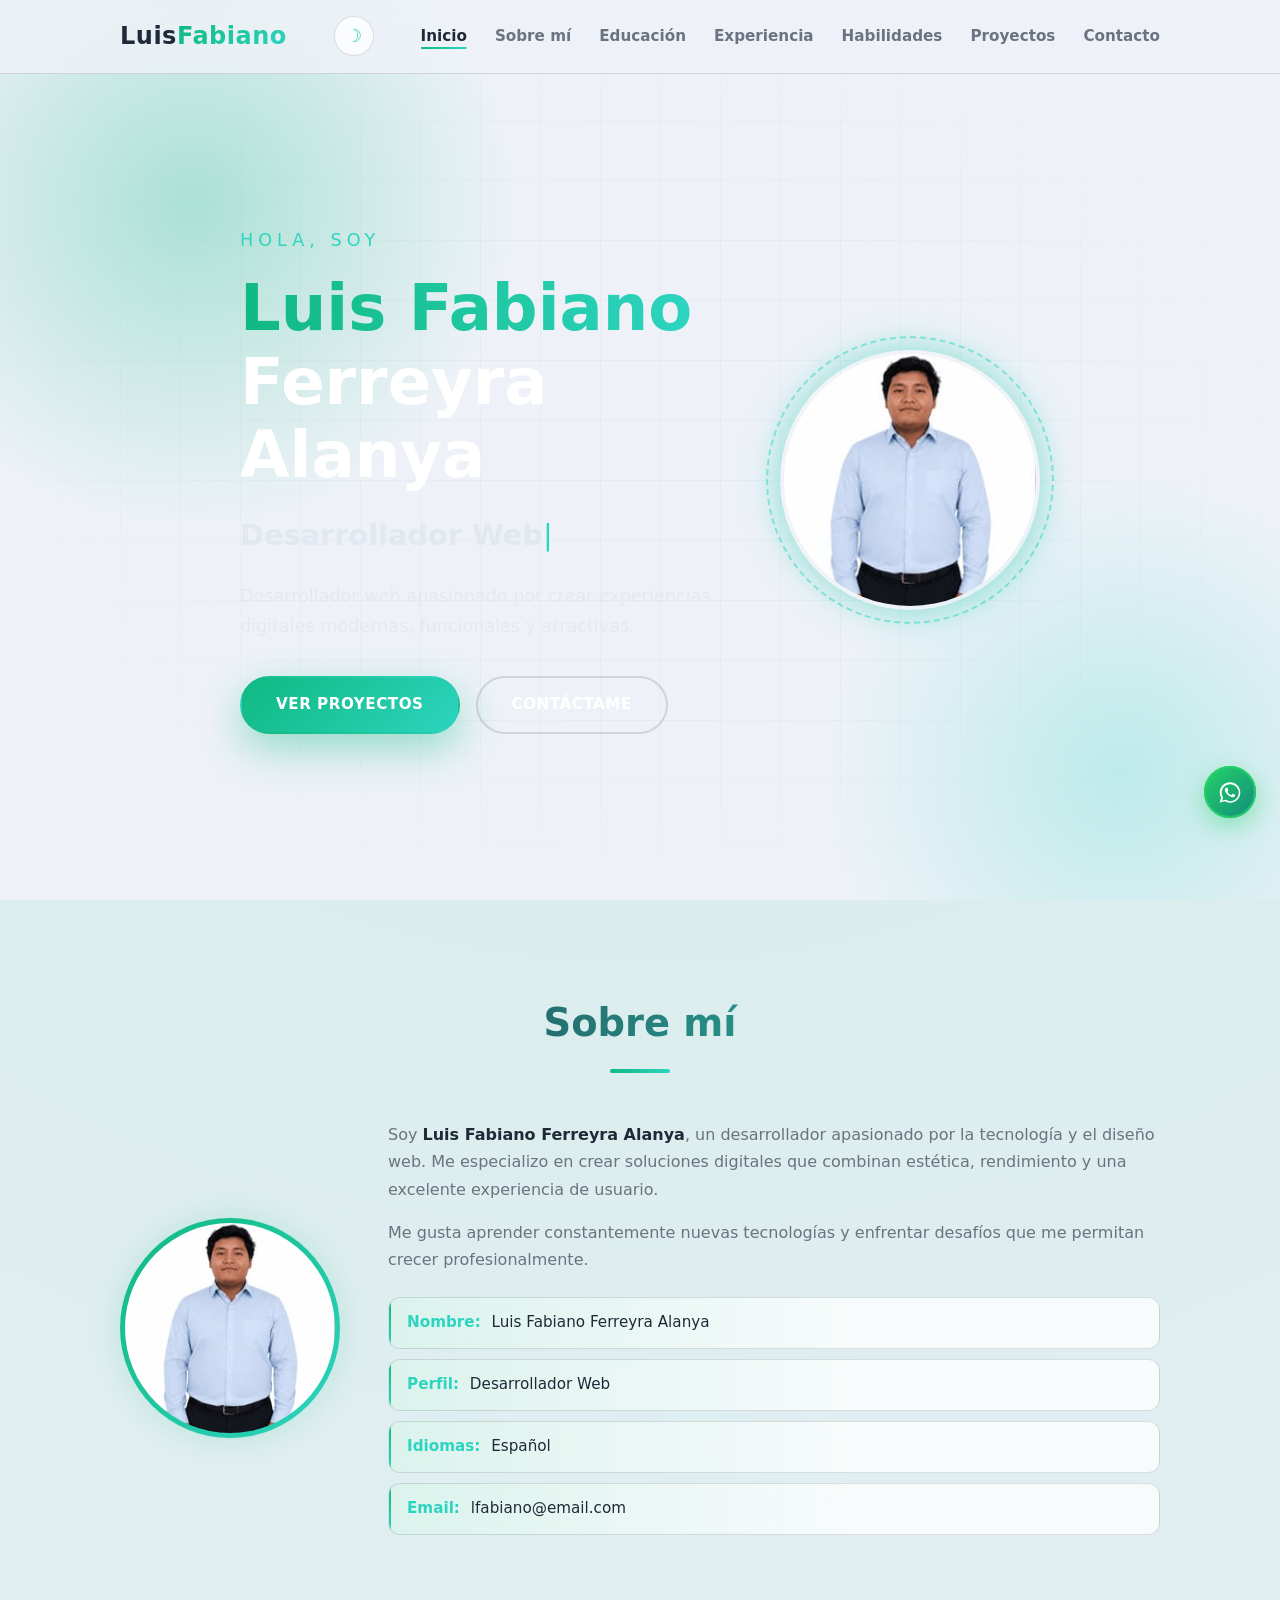
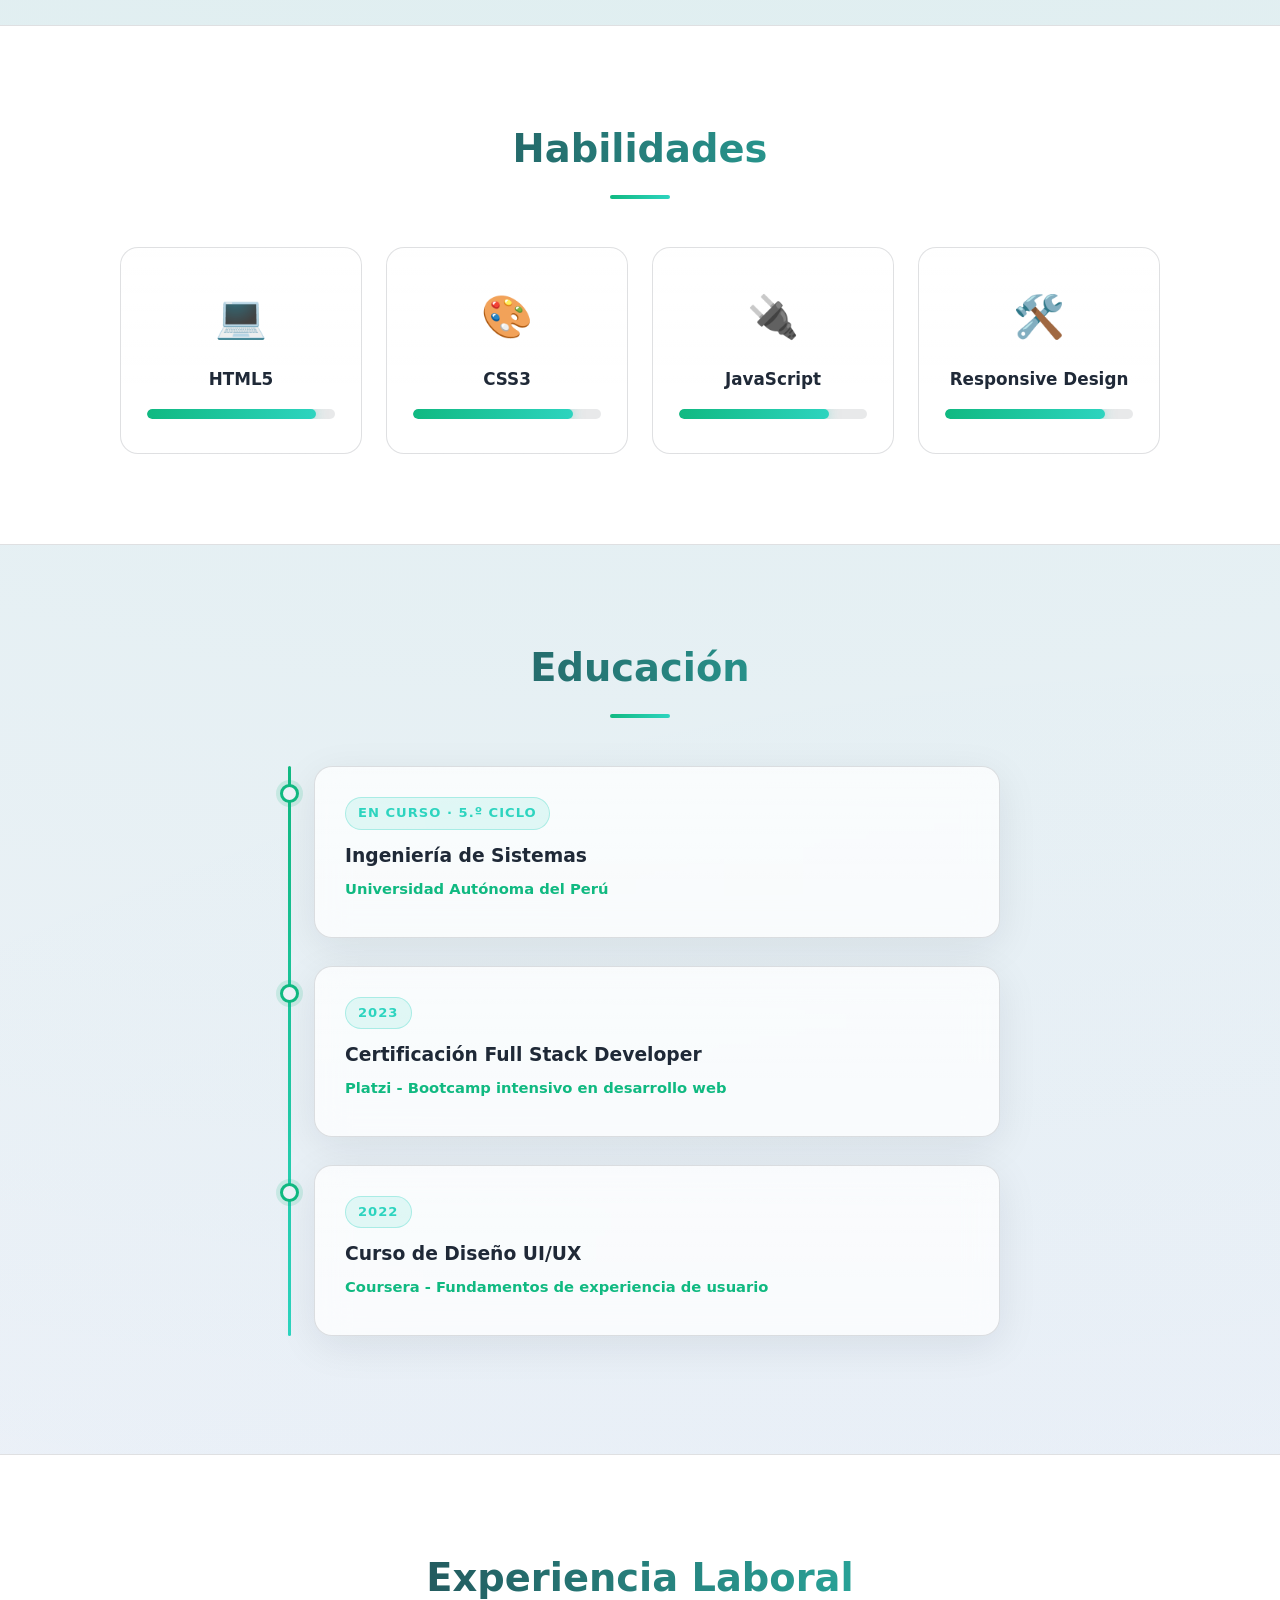
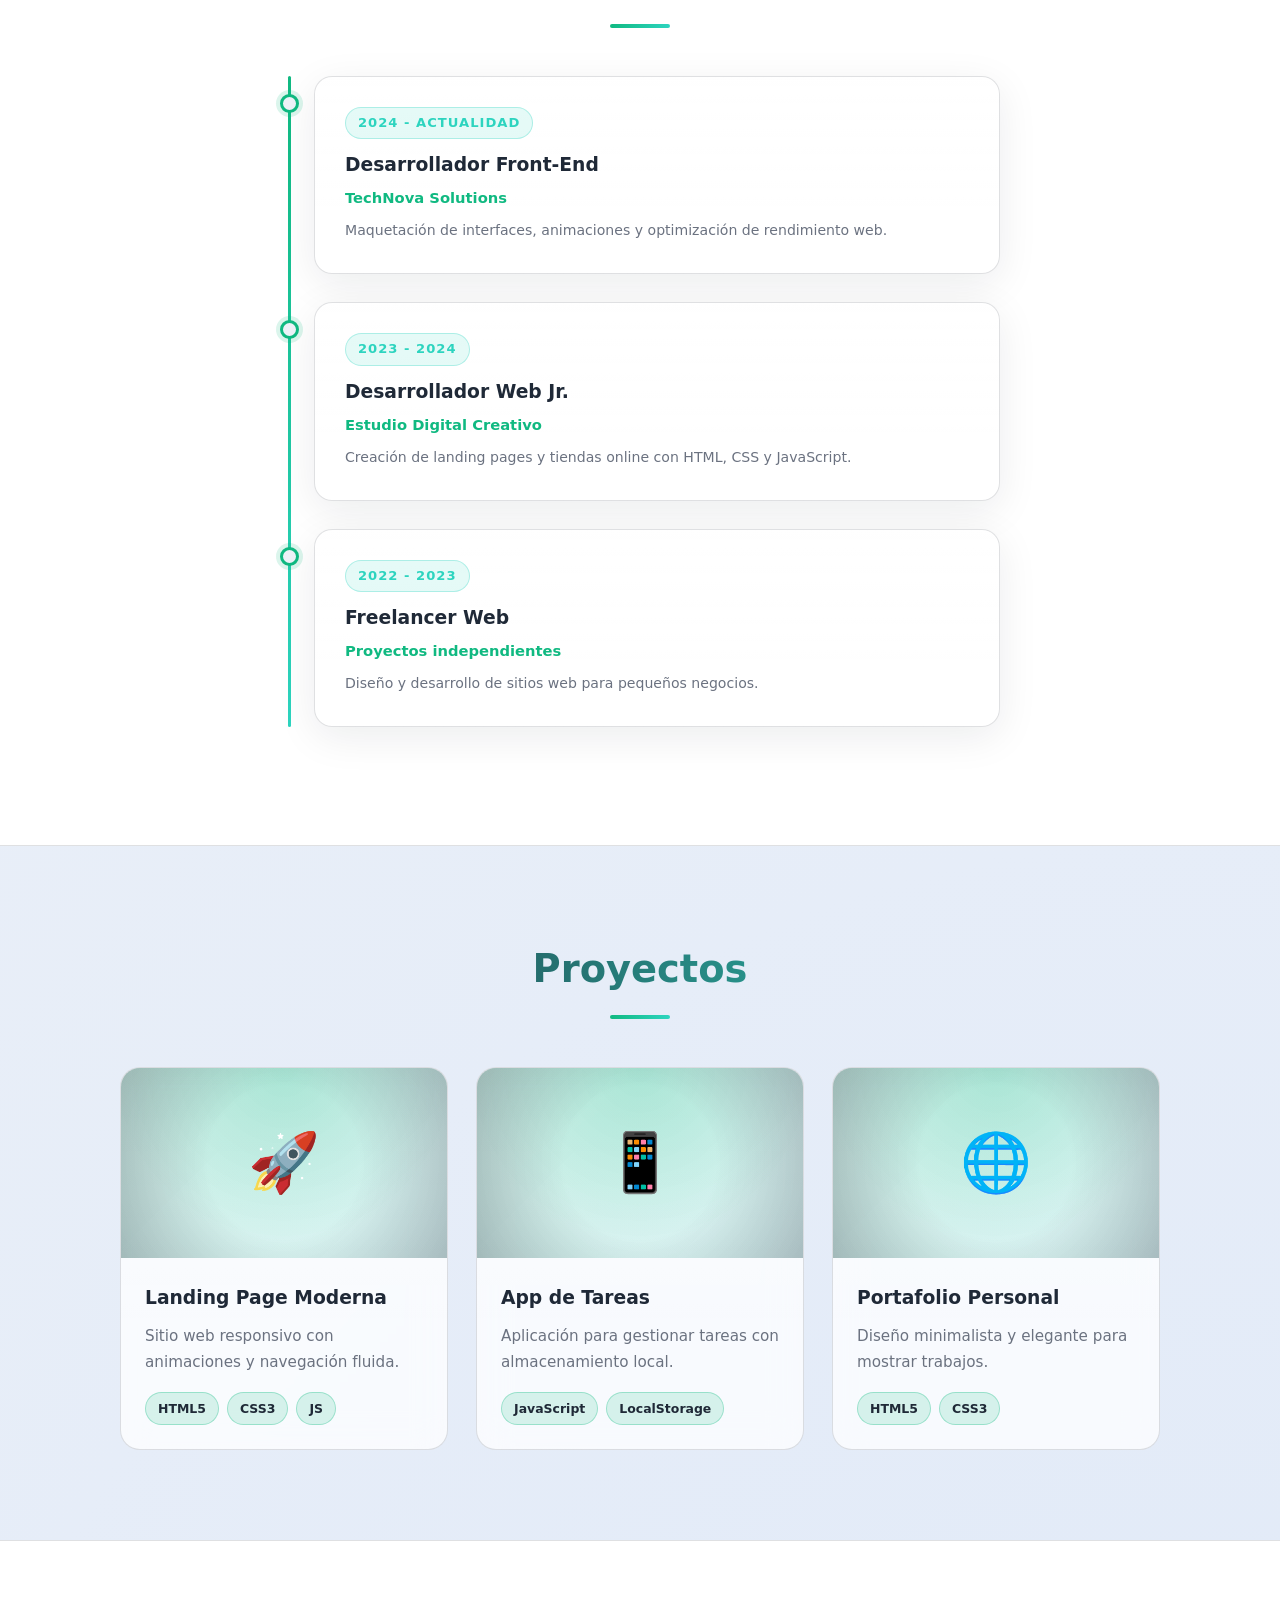
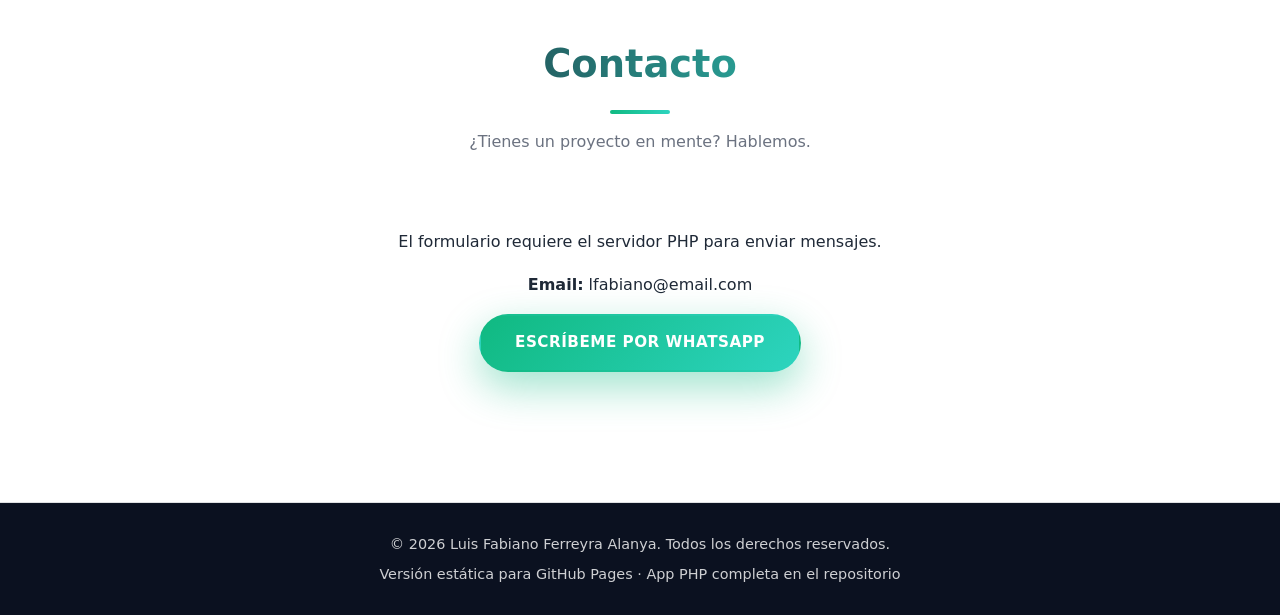
<file: docs/index.html>
<!DOCTYPE html>
<html lang="es">
<head>
  <meta charset="UTF-8">
  <meta name="viewport" content="width=device-width, initial-scale=1.0">
  <meta name="description" content="Portafolio profesional de Luis Fabiano Ferreyra Alanya - Desarrollador Web">
  <meta name="author" content="Luis Fabiano Ferreyra Alanya">
  <meta property="og:title" content="Luis Fabiano Ferreyra Alanya | Portafolio">
  <meta property="og:description" content="Portafolio profesional de Luis Fabiano Ferreyra Alanya - Desarrollador Web">
  <meta property="og:type" content="website">
  <meta name="theme-color" content="#0b1120">
  <title>Luis Fabiano Ferreyra Alanya | Portafolio</title>
  <link rel="stylesheet" href="css/styles.css">
</head>
<body>
  <header class="navbar">
    <div class="navbar__container">
      <a href="#inicio" class="navbar__logo">Luis<span>Fabiano</span></a>
      <div class="navbar__acciones">
        <button class="navbar__tema" id="temaBtn" aria-label="Cambiar tema"><span class="icono-sol">&#9728;</span><span class="icono-luna">&#9789;</span></button>
        <button class="navbar__toggle" id="menuToggle" aria-label="Abrir menú" aria-expanded="false"><span></span><span></span><span></span></button>
      </div>
      <nav class="navbar__menu" id="navMenu">
        <ul>
          <li><a href="#inicio" class="nav-link">Inicio</a></li>
          <li><a href="#sobre-mi" class="nav-link">Sobre mí</a></li>
          <li><a href="#educacion" class="nav-link">Educación</a></li>
          <li><a href="#experiencia" class="nav-link">Experiencia</a></li>
          <li><a href="#habilidades" class="nav-link">Habilidades</a></li>
          <li><a href="#proyectos" class="nav-link">Proyectos</a></li>
          <li><a href="#contacto" class="nav-link">Contacto</a></li>
        </ul>
      </nav>
    </div>
  </header>

  <section id="inicio" class="hero">
    <div class="hero__content">
      <div class="hero__layout">
        <div class="hero__texto">
          <p class="hero__greeting">Hola, soy</p>
          <h1 class="hero__name"><span class="grad">Luis Fabiano</span><br>Ferreyra Alanya</h1>
          <h2 class="hero__rol" id="typed" data-roles="Desarrollador Web|Diseñador Front-End|Creador de Experiencias Digitales"></h2>
          <p class="hero__desc">Desarrollador web apasionado por crear experiencias digitales modernas, funcionales y atractivas.</p>
          <div class="hero__buttons">
            <a href="#proyectos" class="btn btn--primary">Ver proyectos</a>
            <a href="#contacto" class="btn btn--outline">Contáctame</a>
          </div>
        </div>
        <div class="hero__foto"><img src="img/foto.jpg" alt="Foto de Luis Fabiano Ferreyra Alanya" width="260" height="260"></div>
      </div>
    </div>
    <div class="hero__grid" aria-hidden="true"></div>
  </section>

  <section id="sobre-mi" class="section">
    <div class="container">
      <h2 class="section__title">Sobre mí</h2>
      <div class="sobre-mi">
        <div class="sobre-mi__avatar"><img src="img/foto.jpg" alt="Foto de Luis Fabiano Ferreyra Alanya" loading="lazy"></div>
        <div class="sobre-mi__texto">
          <p>Soy <strong>Luis Fabiano Ferreyra Alanya</strong>, un desarrollador apasionado por la tecnología y el diseño web. Me especializo en crear soluciones digitales que combinan estética, rendimiento y una excelente experiencia de usuario.</p>
          <p>Me gusta aprender constantemente nuevas tecnologías y enfrentar desafíos que me permitan crecer profesionalmente.</p>
          <div class="sobre-mi__datos">
            <div><span>Nombre:</span> Luis Fabiano Ferreyra Alanya</div>
            <div><span>Perfil:</span> Desarrollador Web</div>
            <div><span>Idiomas:</span> Español</div>
            <div><span>Email:</span> lfabiano@email.com</div>
          </div>
        </div>
      </div>
    </div>
  </section>
  <section id="habilidades" class="section section--alt">
    <div class="container">
      <h2 class="section__title">Habilidades</h2>
      <div class="skills">
        <div class="skill-card">
          <div class="skill-card__icon">💻</div>
          <h3>HTML5</h3>
          <div class="progress" role="progressbar" aria-valuenow="90" aria-valuemin="0" aria-valuemax="100"><div class="progress__bar" data-value="90"></div></div>
        </div>
        <div class="skill-card">
          <div class="skill-card__icon">🎨</div>
          <h3>CSS3</h3>
          <div class="progress" role="progressbar" aria-valuenow="85" aria-valuemin="0" aria-valuemax="100"><div class="progress__bar" data-value="85"></div></div>
        </div>
        <div class="skill-card">
          <div class="skill-card__icon">🔌</div>
          <h3>JavaScript</h3>
          <div class="progress" role="progressbar" aria-valuenow="80" aria-valuemin="0" aria-valuemax="100"><div class="progress__bar" data-value="80"></div></div>
        </div>
        <div class="skill-card">
          <div class="skill-card__icon">🛠️</div>
          <h3>Responsive Design</h3>
          <div class="progress" role="progressbar" aria-valuenow="85" aria-valuemin="0" aria-valuemax="100"><div class="progress__bar" data-value="85"></div></div>
        </div>
      </div>
    </div>
  </section>
  <section id="educacion" class="section">
    <div class="container">
      <h2 class="section__title">Educación</h2>
      <div class="timeline">
        <div class="timeline__item">
          <div class="timeline__punto"></div>
          <div class="timeline__card">
            <span class="timeline__fecha">En curso · 5.º ciclo</span>
            <h3>Ingeniería de Sistemas</h3>
            <p>Universidad Autónoma del Perú</p>
          </div>
        </div>
        <div class="timeline__item">
          <div class="timeline__punto"></div>
          <div class="timeline__card">
            <span class="timeline__fecha">2023</span>
            <h3>Certificación Full Stack Developer</h3>
            <p>Platzi - Bootcamp intensivo en desarrollo web</p>
          </div>
        </div>
        <div class="timeline__item">
          <div class="timeline__punto"></div>
          <div class="timeline__card">
            <span class="timeline__fecha">2022</span>
            <h3>Curso de Diseño UI/UX</h3>
            <p>Coursera - Fundamentos de experiencia de usuario</p>
          </div>
        </div>
      </div>
    </div>
  </section>
  <section id="experiencia" class="section section--alt">
    <div class="container">
      <h2 class="section__title">Experiencia Laboral</h2>
      <div class="timeline">
        <div class="timeline__item">
          <div class="timeline__punto"></div>
          <div class="timeline__card">
            <span class="timeline__fecha">2024 - Actualidad</span>
            <h3>Desarrollador Front-End</h3>
            <p>TechNova Solutions</p>            <small>Maquetación de interfaces, animaciones y optimización de rendimiento web.</small>
          </div>
        </div>
        <div class="timeline__item">
          <div class="timeline__punto"></div>
          <div class="timeline__card">
            <span class="timeline__fecha">2023 - 2024</span>
            <h3>Desarrollador Web Jr.</h3>
            <p>Estudio Digital Creativo</p>            <small>Creación de landing pages y tiendas online con HTML, CSS y JavaScript.</small>
          </div>
        </div>
        <div class="timeline__item">
          <div class="timeline__punto"></div>
          <div class="timeline__card">
            <span class="timeline__fecha">2022 - 2023</span>
            <h3>Freelancer Web</h3>
            <p>Proyectos independientes</p>            <small>Diseño y desarrollo de sitios web para pequeños negocios.</small>
          </div>
        </div>
      </div>
    </div>
  </section>
  <section id="proyectos" class="section">
    <div class="container">
      <h2 class="section__title">Proyectos</h2>
      <div class="proyectos">
        <article class="project-card" data-categoria="web">
          <div class="project-card__img">🚀</div>
          <div class="project-card__body">
            <h3>Landing Page Moderna</h3>
            <p>Sitio web responsivo con animaciones y navegación fluida.</p>
            <div class="project-card__tags"><span>HTML5</span><span>CSS3</span><span>JS</span>
            </div>
          </div>
        </article>
        <article class="project-card" data-categoria="app">
          <div class="project-card__img">📱</div>
          <div class="project-card__body">
            <h3>App de Tareas</h3>
            <p>Aplicación para gestionar tareas con almacenamiento local.</p>
            <div class="project-card__tags"><span>JavaScript</span><span>LocalStorage</span>
            </div>
          </div>
        </article>
        <article class="project-card" data-categoria="web">
          <div class="project-card__img">🌐</div>
          <div class="project-card__body">
            <h3>Portafolio Personal</h3>
            <p>Diseño minimalista y elegante para mostrar trabajos.</p>
            <div class="project-card__tags"><span>HTML5</span><span>CSS3</span>
            </div>
          </div>
        </article>
      </div>
    </div>
  </section>
  <section id="contacto" class="section section--alt">
    <div class="container container--narrow">
      <h2 class="section__title">Contacto</h2>
      <p class="section__sub">¿Tienes un proyecto en mente? Hablemos.</p>
      <div class="form" style="text-align:center;padding:2rem;">
        <p>El formulario requiere el servidor PHP para enviar mensajes.</p>
        <p><strong>Email:</strong> lfabiano@email.com</p><p><a class="btn btn--primary" href="https://wa.me/51960403655" target="_blank" rel="noopener">Escríbeme por WhatsApp</a></p>
      </div>
    </div>
  </section>

  <footer class="footer">
    <p>&copy; <span id="anio"></span> Luis Fabiano Ferreyra Alanya. Todos los derechos reservados.</p>
    <p class="footer__admin">Versión estática para GitHub Pages · App PHP completa en el repositorio</p>
  </footer>
  <button class="scroll-top" id="scrollTop" aria-label="Volver arriba">&#8593;</button>
  <a class="wa-btn" href="https://wa.me/51960403655" target="_blank" rel="noopener" aria-label="Escríbeme por WhatsApp">
    <svg viewBox="0 0 32 32" width="26" height="26"><path fill="currentColor" d="M16.04 4C9.06 4 3.38 9.68 3.38 16.66c0 2.23.58 4.4 1.69 6.32L3.24 29l6.16-1.61a12.6 12.6 0 0 0 6.63 1.83h.01c6.98 0 12.66-5.68 12.66-12.66C28.7 9.68 23.02 4 16.04 4Zm0 23.12h-.01a10.5 10.5 0 0 1-5.36-1.47l-.38-.23-3.66.96.97-3.57-.25-.38a10.44 10.44 0 0 1-1.61-5.58c0-5.79 4.71-10.5 10.5-10.5 2.8 0 5.43 1.09 7.42 3.08a10.43 10.43 0 0 1 3.07 7.42c0 5.79-4.71 10.5-10.5 10.5Zm5.76-7.86c-.32-.16-1.87-.92-2.16-1.03-.29-.11-.5-.16-.71.16-.21.32-.81 1.03-1 1.24-.18.21-.37.24-.69.08a8.66 8.66 0 0 1-2.54-1.56 9.51 9.51 0 0 1-1.76-2.19c-.18-.32-.02-.49.14-.65.14-.14.32-.37.47-.55.16-.21.21-.37.32-.61.11-.24.05-.45-.03-.61-.08-.16-.71-1.71-.97-2.34-.26-.61-.52-.53-.71-.54h-.61c-.21 0-.55.08-.84.37-.29.29-1.1 1.08-1.1 2.64 0 1.55 1.13 3.05 1.29 3.26.16.21 2.22 3.39 5.38 4.75.75.32 1.34.52 1.8.66.76.24 1.44.21 1.99.13.61-.09 1.87-.76 2.13-1.5.26-.73.26-1.37.18-1.5-.08-.13-.29-.21-.61-.37Z"/></svg>
  </a>
  <script src="js/script.js" defer></script>
</body>
</html>
</file>
<file: docs/css/styles.css>
:root {
  --color-primario: #10b981;
  --color-primario-oscuro: #059669;
  --color-secundario: #2dd4bf;
  --color-texto: #e2e8f0;
  --color-texto-claro: #94a3b8;
  --color-fondo: #0b1120;
  --color-fondo-alt: #0f172a;
  --color-card: rgba(30, 41, 59, 0.55);
  --color-borde: rgba(148, 163, 184, 0.15);
  --color-blanco: #ffffff;
  --sombra: 0 10px 40px rgba(0, 0, 0, 0.45);
  --sombra-brillo: 0 0 30px rgba(16, 185, 129, 0.25);
  --radio: 16px;
  --transicion: all 0.3s ease;
  --color-nav: rgba(11, 17, 32, 0.75);
  --color-nav-movil: rgba(15, 23, 42, 0.97);
  --progress-track: rgba(148, 163, 184, 0.15);
}

body.tema-claro {
  --color-texto: #1f2937;
  --color-texto-claro: #6b7280;
  --color-fondo: #eef2f8;
  --color-fondo-alt: #ffffff;
  --color-card: rgba(255, 255, 255, 0.75);
  --color-borde: rgba(31, 41, 55, 0.14);
  --sombra: 0 10px 40px rgba(15, 23, 42, 0.08);
  --sombra-brillo: 0 0 30px rgba(16, 185, 129, 0.18);
  --color-nav: rgba(238, 242, 248, 0.82);
  --color-nav-movil: rgba(255, 255, 255, 0.97);
  --progress-track: rgba(31, 41, 55, 0.1);
}

* {
  margin: 0;
  padding: 0;
  box-sizing: border-box;
}

html {
  scroll-behavior: smooth;
}

body {
  font-family: 'Inter', 'Segoe UI', system-ui, -apple-system, BlinkMacSystemFont, sans-serif;
  color: var(--color-texto);
  background: radial-gradient(circle at top, rgba(16, 185, 129, 0.14), transparent 58%),
    radial-gradient(circle at 80% 10%, rgba(45, 212, 191, 0.1), transparent 55%),
    var(--color-fondo);
  line-height: 1.7;
  overflow-x: hidden;
  position: relative;
}

body::before {
  content: '';
  position: fixed;
  inset: 0;
  pointer-events: none;
  background: radial-gradient(circle at 20% 20%, rgba(16, 185, 129, 0.18), transparent 38%),
    radial-gradient(circle at 85% 15%, rgba(59, 130, 246, 0.12), transparent 48%);
  mix-blend-mode: screen;
  z-index: -2;
}

body.tema-claro {
  background: radial-gradient(circle at top, rgba(16, 185, 129, 0.12), transparent 60%),
    radial-gradient(circle at bottom right, rgba(59, 130, 246, 0.08), transparent 58%),
    var(--color-fondo);
}

body.tema-claro::before {
  mix-blend-mode: multiply;
  opacity: 0.35;
}

::-webkit-scrollbar {
  width: 10px;
}

::-webkit-scrollbar-track {
  background: var(--color-fondo);
}

::-webkit-scrollbar-thumb {
  background: linear-gradient(var(--color-primario), var(--color-secundario));
  border-radius: 50px;
}

a {
  text-decoration: none;
  color: inherit;
}

img {
  max-width: 100%;
  display: block;
}

.container {
  max-width: 1080px;
  margin: 0 auto;
  padding: 0 20px;
}

.container--narrow {
  max-width: 640px;
}

/* ============ NAVBAR ============ */
.navbar {
  position: fixed;
  top: 0;
  left: 0;
  width: 100%;
  z-index: 1000;
  background: var(--color-nav);
  backdrop-filter: blur(12px);
  border-bottom: 1px solid var(--color-borde);
  transition: var(--transicion);
}

.navbar__container {
  max-width: 1080px;
  margin: 0 auto;
  padding: 16px 20px;
  display: flex;
  align-items: center;
  justify-content: space-between;
}

.navbar__logo {
  font-size: 1.5rem;
  font-weight: 800;
  color: var(--color-texto);
  letter-spacing: 0.5px;
}

.navbar__logo span {
  background: linear-gradient(135deg, var(--color-primario), var(--color-secundario));
  -webkit-background-clip: text;
  background-clip: text;
  -webkit-text-fill-color: transparent;
}

.navbar__menu ul {
  list-style: none;
  display: flex;
  gap: 28px;
}

.navbar__menu a {
  font-weight: 600;
  font-size: 0.95rem;
  color: var(--color-texto-claro);
  position: relative;
  transition: var(--transicion);
}

.navbar__menu a::after {
  content: '';
  position: absolute;
  bottom: -4px;
  left: 50%;
  transform: translateX(-50%);
  width: 0;
  height: 2px;
  border-radius: 2px;
  background: linear-gradient(90deg, var(--color-primario), var(--color-secundario));
  transition: var(--transicion);
}

.navbar__menu a:hover,
.navbar__menu a.activo {
  color: var(--color-texto);
}

.navbar__menu a:hover::after,
.navbar__menu a.activo::after {
  width: 100%;
}

.navbar__toggle {
  display: none;
  flex-direction: column;
  gap: 5px;
  background: none;
  border: none;
  cursor: pointer;
  padding: 4px;
}

.navbar__acciones {
  display: flex;
  align-items: center;
  gap: 12px;
}

.navbar__tema {
  display: flex;
  align-items: center;
  justify-content: center;
  width: 40px;
  height: 40px;
  border-radius: 50%;
  border: 1px solid var(--color-borde);
  background: var(--color-card);
  color: var(--color-secundario);
  font-size: 1.1rem;
  cursor: pointer;
  transition: var(--transicion);
  backdrop-filter: blur(8px);
}

.navbar__tema:hover {
  border-color: var(--color-secundario);
  box-shadow: 0 0 16px rgba(45, 212, 191, 0.35);
  transform: rotate(20deg);
}

.navbar__tema .icono-luna {
  display: none;
}

body.tema-claro .navbar__tema .icono-sol {
  display: none;
}

body.tema-claro .navbar__tema .icono-luna {
  display: inline;
}

body.tema-claro .login__tarjeta,
body.tema-claro .modal__caja {
  background: rgba(255, 255, 255, 0.95);
  color: #0f172a;
  border-color: rgba(15, 23, 42, 0.08);
  box-shadow: 0 30px 60px -30px rgba(15, 23, 42, 0.25);
}

body.tema-claro .login__sub,
body.tema-claro .login__volver,
body.tema-claro .modal__sub,
body.tema-claro .modal__campo > span:first-child,
body.tema-claro .modal__enlace,
body.tema-claro .modal__recuperar,
body.tema-claro .login__recuperar,
body.tema-claro .check {
  color: #334155;
}

body.tema-claro .modal__campo input,
body.tema-claro .form--login input {
  background: #fff;
  color: #0f172a;
  border-color: rgba(15, 23, 42, 0.12);
}

body.tema-claro .modal__campo input::placeholder,
body.tema-claro .form--login input::placeholder {
  color: #94a3b8;
}

body.tema-claro .modal__ojo {
  color: #0f172a;
  opacity: 0.55;
}

body.tema-claro .modal__ojo:hover { opacity: 1; }

body.tema-claro .modal__error {
  color: #991b1b;
  background: rgba(239, 68, 68, 0.08);
  border-color: rgba(239, 68, 68, 0.35);
}

.navbar__toggle span {
  width: 26px;
  height: 3px;
  background: var(--color-texto);
  border-radius: 3px;
  transition: var(--transicion);
}

.navbar__toggle.abierto span:nth-child(1) {
  transform: translateY(8px) rotate(45deg);
}

.navbar__toggle.abierto span:nth-child(2) {
  opacity: 0;
}

.navbar__toggle.abierto span:nth-child(3) {
  transform: translateY(-8px) rotate(-45deg);
}

/* ============ HERO ============ */
.hero {
  min-height: 100vh;
  display: flex;
  align-items: center;
  justify-content: center;
  position: relative;
  background: var(--color-fondo);
  color: var(--color-blanco);
  text-align: center;
  padding: 120px 20px 60px;
  overflow: hidden;
  isolation: isolate;
}

.hero::before {
  content: '';
  position: absolute;
  z-index: -2;
  top: -20%;
  left: -15%;
  width: 60vw;
  height: 60vw;
  border-radius: 50%;
  background: radial-gradient(circle at center, rgba(16, 185, 129, 0.3), transparent 60%);
  animation: blob 12s ease-in-out infinite alternate;
}

.hero::after {
  content: '';
  position: absolute;
  z-index: -2;
  bottom: -25%;
  right: -15%;
  width: 55vw;
  height: 55vw;
  border-radius: 50%;
  background: radial-gradient(circle at center, rgba(45, 212, 191, 0.25), transparent 60%);
  animation: blob2 14s ease-in-out infinite alternate;
}

@keyframes blob {
  0% { transform: translate(0, 0) scale(1); }
  100% { transform: translate(60px, 60px) scale(1.15); }
}

@keyframes blob2 {
  0% { transform: translate(0, 0) scale(1); }
  100% { transform: translate(-50px, -40px) scale(1.2); }
}

.hero__grid {
  position: absolute;
  z-index: -1;
  width: 100%;
  height: 100%;
  background-image: linear-gradient(rgba(148, 163, 184, 0.07) 1px, transparent 1px),
    linear-gradient(90deg, rgba(148, 163, 184, 0.07) 1px, transparent 1px);
  background-size: 60px 60px;
  top: 0;
  left: 0;
  mask-image: radial-gradient(ellipse at center, black 40%, transparent 80%);
  -webkit-mask-image: radial-gradient(ellipse at center, black 40%, transparent 80%);
}

.hero__content {
  position: relative;
  z-index: 2;
  max-width: 800px;
  animation: aparecer 1s ease both;
}

@keyframes aparecer {
  from { opacity: 0; transform: translateY(30px); }
  to { opacity: 1; transform: translateY(0); }
}

.hero__greeting {
  font-size: 1.1rem;
  letter-spacing: 5px;
  text-transform: uppercase;
  color: var(--color-secundario);
  margin-bottom: 16px;
}

.hero__name {
  font-size: clamp(2.4rem, 6vw, 4rem);
  font-weight: 800;
  line-height: 1.15;
  margin-bottom: 18px;
}

.hero__name .grad {
  background: linear-gradient(90deg, var(--color-primario), var(--color-secundario));
  -webkit-background-clip: text;
  background-clip: text;
  -webkit-text-fill-color: transparent;
  animation: brillo 3s ease-in-out infinite;
}

@keyframes brillo {
  0%, 100% { filter: brightness(1); }
  50% { filter: brightness(1.35); }
}

.hero__rol {
  font-size: clamp(1.2rem, 3vw, 1.8rem);
  font-weight: 600;
  min-height: 1.5em;
  margin-bottom: 22px;
  color: #e2e8f0;
}

.hero__rol::after {
  content: '|';
  animation: parpadeo 0.8s infinite;
  font-weight: 400;
  color: var(--color-secundario);
}

@keyframes parpadeo {
  0%, 100% { opacity: 1; }
  50% { opacity: 0; }
}

.hero__desc {
  max-width: 560px;
  margin: 0 auto 34px;
  font-size: 1.1rem;
  color: rgba(226, 232, 240, 0.85);
}

.btn {
  display: inline-block;
  padding: 14px 34px;
  border-radius: 50px;
  font-weight: 700;
  font-size: 0.95rem;
  letter-spacing: 0.5px;
  transition: var(--transicion);
  border: 2px solid transparent;
  cursor: pointer;
  text-transform: uppercase;
  position: relative;
  overflow: hidden;
}

.btn--primary:hover {
  transform: translateY(-3px);
  box-shadow: 0 12px 35px rgba(16, 185, 129, 0.35);
}

.btn--primary {
  background: linear-gradient(135deg, var(--color-primario), var(--color-secundario));
  color: var(--color-blanco);
  box-shadow: 0 15px 40px rgba(16, 185, 129, 0.4);
  position: relative;
  overflow: hidden;
}

.btn--primary::before {
  content: '';
  position: absolute;
  inset: 0;
  background: radial-gradient(circle, rgba(255, 255, 255, 0.25), transparent 60%);
  transform: translateX(-100%);
  transition: transform 0.6s ease;
}

.btn--primary:hover::before {
  transform: translateX(100%);
}

.btn--primary::after {
  content: '';
  position: absolute;
  top: 0;
  left: -100%;
  width: 100%;
  height: 100%;
  background: linear-gradient(90deg, transparent, rgba(255, 255, 255, 0.25), transparent);
  transition: left 0.6s ease;
}

.btn--primary:hover::after {
  left: 100%;
}

.btn--outline {
  background: transparent;
  color: var(--color-blanco);
  border-color: var(--color-borde);
  backdrop-filter: blur(6px);
}

.btn--outline:hover {
  border-color: var(--color-secundario);
  color: var(--color-secundario);
  transform: translateY(-3px);
  box-shadow: 0 12px 30px rgba(45, 212, 191, 0.2);
}

.btn--full {
  width: 100%;
}

.hero__layout {
  display: grid;
  grid-template-columns: 1fr auto;
  gap: 56px;
  align-items: center;
  text-align: left;
}

.hero__texto {
  max-width: 560px;
  justify-self: end;
}

.hero__foto {
  position: relative;
  width: 260px;
  height: 260px;
  animation: girar-suave 8s ease-in-out infinite;
}

.hero__foto img {
  width: 100%;
  height: 100%;
  object-fit: cover;
  border-radius: 50%;
  border: 4px solid rgba(255, 255, 255, 0.15);
  box-shadow: 0 0 40px rgba(45, 212, 191, 0.4), var(--sombra-brillo);
}

.hero__foto::before {
  content: '';
  position: absolute;
  inset: -14px;
  border-radius: 50%;
  border: 2px dashed rgba(45, 212, 191, 0.5);
  animation: rotar 20s linear infinite;
}

@keyframes rotar {
  from { transform: rotate(0deg); }
  to { transform: rotate(360deg); }
}

.hero__buttons {
  display: flex;
  gap: 16px;
  justify-content: flex-start;
  flex-wrap: wrap;
}

/* ============ SECCIONES ============ */
.section {
  padding: 90px 0;
  position: relative;
}

.section--alt {
  background: var(--color-fondo-alt);
  border-top: 1px solid var(--color-borde);
  border-bottom: 1px solid var(--color-borde);
}

.section__title {
  font-size: clamp(1.8rem, 4vw, 2.4rem);
  text-align: center;
  margin-bottom: 14px;
  position: relative;
  padding-bottom: 18px;
  background: linear-gradient(90deg, var(--color-texto), var(--color-secundario));
  -webkit-background-clip: text;
  background-clip: text;
  -webkit-text-fill-color: transparent;
}

.section__title::after {
  content: '';
  position: absolute;
  bottom: 0;
  left: 50%;
  transform: translateX(-50%);
  width: 60px;
  height: 4px;
  border-radius: 4px;
  background: linear-gradient(90deg, var(--color-primario), var(--color-secundario));
  animation: linea 3s ease-in-out infinite;
}

@keyframes linea {
  0%, 100% { width: 60px; }
  50% { width: 100px; }
}

.section__sub {
  text-align: center;
  color: var(--color-texto-claro);
  margin-bottom: 40px;
}

/* ============ SOBRE MÍ ============ */
.sobre-mi {
  display: grid;
  grid-template-columns: auto 1fr;
  gap: 48px;
  align-items: center;
  margin-top: 48px;
}

.sobre-mi__avatar {
  width: 220px;
  height: 220px;
  border-radius: 50%;
  display: flex;
  align-items: center;
  justify-content: center;
  overflow: hidden;
  background: linear-gradient(135deg, var(--color-primario), var(--color-secundario));
  box-shadow: var(--sombra-brillo);
  padding: 5px;
  animation: girar-suave 8s ease-in-out infinite;
}

.sobre-mi__avatar img {
  width: 100%;
  height: 100%;
  object-fit: cover;
  border-radius: 50%;
}

@keyframes girar-suave {
  0%, 100% { transform: rotate(0deg) scale(1); }
  50% { transform: rotate(4deg) scale(1.04); }
}

.sobre-mi__texto p {
  color: var(--color-texto-claro);
  margin-bottom: 16px;
}

.sobre-mi__texto strong {
  color: var(--color-texto);
}

.sobre-mi__datos {
  margin-top: 24px;
  display: grid;
  gap: 10px;
}

.sobre-mi__datos div {
  font-size: 0.95rem;
  padding: 12px 18px;
  background: linear-gradient(90deg, rgba(16, 185, 129, 0.12) 0%, transparent 60%), var(--color-card);
  border: 1px solid var(--color-borde);
  border-radius: 12px;
  backdrop-filter: blur(14px);
  transition: transform 0.3s ease, border-color 0.3s ease, box-shadow 0.3s ease;
  position: relative;
  overflow: hidden;
}

.sobre-mi__datos div::before {
  content: '';
  position: absolute;
  left: 0;
  top: 0;
  height: 100%;
  width: 2px;
  background: linear-gradient(180deg, var(--color-primario), var(--color-secundario));
}

.sobre-mi__datos div:hover {
  border-color: rgba(45, 212, 191, 0.6);
  transform: translateX(8px);
  box-shadow: 0 18px 40px rgba(0, 0, 0, 0.45), var(--sombra-brillo);
}

.sobre-mi__datos span {
  font-weight: 700;
  color: var(--color-secundario);
  margin-right: 6px;
}

/* ============ HABILIDADES ============ */
.skills {
  display: grid;
  grid-template-columns: repeat(auto-fit, minmax(230px, 1fr));
  gap: 24px;
  margin-top: 48px;
}

.skill-card {
  background: linear-gradient(180deg, rgba(255, 255, 255, 0.03) 0%, transparent 70%), var(--color-card);
  border: 1px solid var(--color-borde);
  border-radius: calc(var(--radio) + 2px);
  backdrop-filter: blur(16px) saturate(1.08);
  padding: 34px 26px;
  text-align: center;
  transition: transform 0.4s ease, box-shadow 0.4s ease, border-color 0.4s ease;
  position: relative;
  overflow: hidden;
}

.skill-card::before {
  content: '';
  position: absolute;
  inset: 0;
  background: radial-gradient(circle at top, rgba(16, 185, 129, 0.18), transparent 62%);
  opacity: 0;
  transition: opacity 0.4s ease;
}

.skill-card::after {
  content: '';
  position: absolute;
  top: 0;
  left: 0;
  width: 100%;
  height: 2px;
  background: linear-gradient(90deg, transparent, rgba(45, 212, 191, 0.9), transparent);
  transform: translateX(-100%);
  transition: transform 0.6s ease;
}

.skill-card > * {
  position: relative;
  z-index: 1;
}

.skill-card:hover {
  transform: translateY(-10px) scale(1.01);
  border-color: rgba(45, 212, 191, 0.6);
  box-shadow: 0 25px 60px rgba(0, 0, 0, 0.5), var(--sombra-brillo);
}

.skill-card:hover::before {
  opacity: 1;
}

.skill-card:hover::after {
  transform: translateX(100%);
}

.skill-card__icon {
  font-size: 2.6rem;
  margin-bottom: 12px;
  display: inline-block;
  animation: rebotar 3s ease-in-out infinite;
}

.skill-card:nth-child(2) .skill-card__icon { animation-delay: 0.3s; }
.skill-card:nth-child(3) .skill-card__icon { animation-delay: 0.6s; }
.skill-card:nth-child(4) .skill-card__icon { animation-delay: 0.9s; }

@keyframes rebotar {
  0%, 100% { transform: translateY(0); }
  50% { transform: translateY(-8px); }
}

.skill-card h3 {
  margin-bottom: 16px;
  font-size: 1.05rem;
  color: var(--color-texto);
}

.progress {
  background: var(--progress-track);
  border-radius: 50px;
  height: 10px;
  overflow: hidden;
}

.progress__bar {
  height: 100%;
  width: 0;
  border-radius: 50px;
  background: linear-gradient(90deg, var(--color-primario), var(--color-secundario));
  box-shadow: 0 0 12px rgba(45, 212, 191, 0.5);
  transition: width 1.4s cubic-bezier(0.4, 0, 0.2, 1);
}

/* ============ PROYECTOS ============ */
.proyectos {
  display: grid;
  grid-template-columns: repeat(auto-fit, minmax(280px, 1fr));
  gap: 28px;
  margin-top: 48px;
}

.project-card {
  background: linear-gradient(180deg, rgba(255, 255, 255, 0.03) 0%, transparent 70%), var(--color-card);
  border: 1px solid var(--color-borde);
  border-radius: calc(var(--radio) + 4px);
  backdrop-filter: blur(16px) saturate(1.1);
  overflow: hidden;
  transition: transform 0.4s ease, box-shadow 0.4s ease, border-color 0.4s ease;
  position: relative;
}

.project-card::before {
  content: '';
  position: absolute;
  inset: 0;
  background: radial-gradient(circle at top, rgba(16, 185, 129, 0.18), transparent 55%);
  opacity: 0;
  transition: opacity 0.4s ease;
  pointer-events: none;
}

.project-card:hover::before {
  opacity: 1;
}

.project-card:hover {
  transform: translateY(-12px) scale(1.01);
  border-color: rgba(45, 212, 191, 0.6);
  box-shadow: 0 30px 70px rgba(0, 0, 0, 0.55), var(--sombra-brillo);
}

.project-card__img {
  height: 190px;
  display: flex;
  align-items: center;
  justify-content: center;
  font-size: 3.6rem;
  background: radial-gradient(circle at top, rgba(16, 185, 129, 0.22), transparent 70%),
    linear-gradient(135deg, rgba(16, 185, 129, 0.18), rgba(45, 212, 191, 0.14));
  color: var(--color-secundario);
  transition: transform 0.5s ease, color 0.4s ease;
  position: relative;
  overflow: hidden;
}

.project-card__img::after {
  content: '';
  position: absolute;
  inset: 0;
  background: radial-gradient(circle, transparent 40%, rgba(11, 17, 32, 0.25));
}

.project-card:hover .project-card__img {
  transform: scale(1.1);
  color: var(--color-primario);
}

.project-card__body {
  padding: 24px;
}

.project-card__body h3 {
  margin-bottom: 10px;
  color: var(--color-texto);
  transition: var(--transicion);
}

.project-card:hover .project-card__body h3 {
  color: var(--color-secundario);
}

.project-card__body p {
  color: var(--color-texto-claro);
  font-size: 0.95rem;
  margin-bottom: 16px;
}

.project-card__tags {
  display: flex;
  gap: 8px;
  flex-wrap: wrap;
}

.project-card__tags span {
  background: rgba(16, 185, 129, 0.15);
  color: var(--color-texto);
  font-size: 0.78rem;
  font-weight: 600;
  padding: 5px 12px;
  border-radius: 50px;
  border: 1px solid rgba(16, 185, 129, 0.3);
}

/* ============ CONTACTO ============ */
.form {
  display: grid;
  gap: 16px;
  margin-top: 40px;
}

.form input,
.form textarea {
  width: 100%;
  padding: 14px 18px;
  border: 1px solid var(--color-borde);
  border-radius: 12px;
  font-size: 1rem;
  font-family: inherit;
  background: var(--color-card);
  color: var(--color-texto);
  backdrop-filter: blur(8px);
  transition: var(--transicion);
  resize: vertical;
}

.form input::placeholder,
.form textarea::placeholder {
  color: var(--color-texto-claro);
}

.form input:focus,
.form textarea:focus {
  outline: none;
  border-color: var(--color-primario);
  box-shadow: 0 0 0 4px rgba(16, 185, 129, 0.15), var(--sombra-brillo);
}

.form input.error,
.form textarea.error {
  border-color: #ef4444;
}

.form__error {
  color: #f87171;
  font-weight: 600;
  font-size: 0.9rem;
  display: none;
}

.form__error.visible {
  display: block;
}

.form__exito {
  text-align: center;
  padding: 28px;
  background: rgba(34, 197, 94, 0.1);
  color: #4ade80;
  border: 1px solid rgba(34, 197, 94, 0.4);
  border-radius: 12px;
  font-weight: 600;
  animation: aparecer 0.5s ease both;
}

/* ============ FOOTER ============ */
.footer {
  background: #0b1120;
  border-top: 1px solid var(--color-borde);
  color: rgba(255, 255, 255, 0.8);
  text-align: center;
  padding: 28px 20px;
  font-size: 0.9rem;
}

.footer strong {
  color: var(--color-secundario);
}

/* ============ SCROLL TOP ============ */
.scroll-top {
  position: fixed;
  bottom: 24px;
  right: 24px;
  width: 46px;
  height: 46px;
  border-radius: 50%;
  border: 1px solid var(--color-borde);
  background: var(--color-card);
  color: var(--color-secundario);
  font-size: 1.2rem;
  cursor: pointer;
  backdrop-filter: blur(8px);
  opacity: 0;
  visibility: hidden;
  transform: translateY(16px);
  transition: var(--transicion);
  z-index: 900;
}

.scroll-top.visible {
  opacity: 1;
  visibility: visible;
  transform: translateY(0);
}

.scroll-top:hover {
  border-color: var(--color-secundario);
  box-shadow: 0 0 20px rgba(45, 212, 191, 0.4);
}

/* ============ REVEAL ============ */
.reveal {
  opacity: 0;
  transform: translateY(30px);
  transition: opacity 0.7s ease, transform 0.7s ease;
}

.reveal.visible {
  opacity: 1;
  transform: translateY(0);
}

/* ============ LÍNEA DE TIEMPO (Educación / Experiencia) ============ */
.timeline {
  position: relative;
  max-width: 720px;
  margin: 48px auto 0;
  padding-left: 34px;
}

.timeline::before {
  content: '';
  position: absolute;
  left: 8px;
  top: 0;
  bottom: 0;
  width: 3px;
  border-radius: 3px;
  background: linear-gradient(180deg, var(--color-primario), var(--color-secundario));
}

.timeline__item {
  position: relative;
  margin-bottom: 28px;
}

.timeline__punto {
  position: absolute;
  left: -34px;
  top: 18px;
  width: 19px;
  height: 19px;
  border-radius: 50%;
  background: var(--color-fondo);
  border: 3px solid var(--color-primario);
  box-shadow: 0 0 0 4px rgba(16, 185, 129, 0.15);
  transition: var(--transicion);
}

.timeline__item:hover .timeline__punto {
  background: var(--color-secundario);
  border-color: var(--color-secundario);
  transform: scale(1.2);
  box-shadow: 0 0 16px rgba(45, 212, 191, 0.6);
}

.timeline__card {
  background: linear-gradient(180deg, rgba(255, 255, 255, 0.03) 0%, transparent 70%), var(--color-card);
  border: 1px solid var(--color-borde);
  border-radius: calc(var(--radio) + 2px);
  padding: 30px;
  backdrop-filter: blur(16px) saturate(1.08);
  box-shadow: var(--sombra);
  transition: transform 0.4s ease, border-color 0.4s ease, box-shadow 0.4s ease;
  position: relative;
  overflow: hidden;
}

.timeline__card::before {
  content: '';
  position: absolute;
  inset: 0;
  background: radial-gradient(circle at top right, rgba(16, 185, 129, 0.16), transparent 55%);
  opacity: 0;
  transition: opacity 0.4s ease;
}

.timeline__card > * {
  position: relative;
  z-index: 1;
}

.timeline__card:hover {
  transform: translateX(12px);
  border-color: rgba(45, 212, 191, 0.6);
  box-shadow: 0 25px 60px rgba(0, 0, 0, 0.5), var(--sombra-brillo);
}

.timeline__card:hover::before {
  opacity: 1;
}

.timeline__fecha {
  display: inline-block;
  font-size: 0.82rem;
  font-weight: 700;
  letter-spacing: 1px;
  text-transform: uppercase;
  color: var(--color-secundario);
  background: rgba(45, 212, 191, 0.12);
  border: 1px solid rgba(45, 212, 191, 0.3);
  padding: 4px 12px;
  border-radius: 50px;
  margin-bottom: 10px;
}

.timeline__card h3 {
  color: var(--color-texto);
  margin-bottom: 4px;
}

.timeline__card p {
  color: var(--color-primario);
  font-weight: 600;
  font-size: 0.92rem;
  margin-bottom: 6px;
}

.timeline__card small {
  color: var(--color-texto-claro);
  font-size: 0.88rem;
}

/* ============ BOTÓN WHATSAPP ============ */
.wa-btn {
  position: fixed;
  bottom: 82px;
  right: 24px;
  width: 52px;
  height: 52px;
  border-radius: 50%;
  display: flex;
  align-items: center;
  justify-content: center;
  background: linear-gradient(135deg, #25d366, #128c7e);
  color: var(--color-blanco);
  box-shadow: 0 8px 24px rgba(37, 211, 102, 0.45);
  z-index: 900;
  transition: var(--transicion);
}

.wa-btn:hover {
  transform: scale(1.12);
  box-shadow: 0 12px 30px rgba(37, 211, 102, 0.6);
}

.wa-btn::before,
.wa-btn::after {
  content: '';
  position: absolute;
  inset: 0;
  border-radius: 50%;
  border: 2px solid rgba(37, 211, 102, 0.6);
  animation: pulso-wa 1.8s ease-out infinite;
}

.wa-btn::after {
  animation-delay: 0.6s;
}

@keyframes pulso-wa {
  from { transform: scale(1); opacity: 1; }
  to { transform: scale(1.7); opacity: 0; }
}

/* ============ PARTÍCULAS FLOTANTES (CSS puro) ============ */
body::before {
  content: '';
  position: fixed;
  top: 0;
  left: 0;
  width: 100%;
  height: 100%;
  z-index: -3;
  pointer-events: none;
  background-image:
    radial-gradient(circle at 20% 30%, rgba(16, 185, 129, 0.12) 0, transparent 30%),
    radial-gradient(circle at 80% 70%, rgba(45, 212, 191, 0.1) 0, transparent 30%);
}

/* ============ RESPONSIVE ============ */
@media (max-width: 860px) {
  .navbar__toggle {
    display: flex;
  }

  .navbar__menu {
    position: fixed;
    top: 0;
    right: -100%;
    width: 260px;
    height: 100vh;
    background: var(--color-nav-movil);
    backdrop-filter: blur(12px);
    border-left: 1px solid var(--color-borde);
    box-shadow: -8px 0 30px rgba(0, 0, 0, 0.4);
    padding: 80px 24px;
    transition: right 0.4s ease;
  }

  .navbar__menu.abierto {
    right: 0;
  }

  .navbar__menu ul {
    flex-direction: column;
    gap: 24px;
  }

  .sobre-mi {
    grid-template-columns: 1fr;
    text-align: center;
  }

  .hero__layout {
    grid-template-columns: 1fr;
    gap: 36px;
    text-align: center;
    justify-items: center;
  }

  .hero__texto {
    justify-self: center;
  }

  .hero__buttons {
    justify-content: center;
  }

  .hero__foto {
    width: 190px;
    height: 190px;
    order: -1;
  }

  .sobre-mi__avatar {
    margin: 0 auto;
  }

  .sobre-mi__datos {
    text-align: left;
  }
}

@media (prefers-reduced-motion: reduce) {
  *, *::before, *::after {
    animation-duration: 0.01ms !important;
    transition-duration: 0.01ms !important;
  }
}

/* ===============================================================
 *  MEJORAS v2.0 — mensajes flash, formulario accesible, login
 * =============================================================== */

/* --- Contenedor de mensajes (flash) fijo en pantalla --- */
.alertas {
  position: fixed;
  top: 84px;
  left: 50%;
  transform: translateX(-50%);
  z-index: 1200;
  width: min(92vw, 560px);
  display: grid;
  gap: 10px;
  pointer-events: none;
}

.alerta {
  pointer-events: auto;
  padding: 13px 20px;
  border-radius: 12px;
  font-weight: 600;
  font-size: 0.92rem;
  text-align: center;
  border: 1px solid;
  box-shadow: 0 12px 30px rgba(0, 0, 0, 0.35);
  backdrop-filter: blur(10px);
  animation: alerta-entrar 0.4s ease both;
}

@keyframes alerta-entrar {
  from { opacity: 0; transform: translateY(-14px); }
  to { opacity: 1; transform: translateY(0); }
}

.alerta--exito {
  background: rgba(16, 185, 129, 0.16);
  border-color: rgba(16, 185, 129, 0.5);
  color: #6ee7b7;
}

.alerta--error {
  background: rgba(239, 68, 68, 0.16);
  border-color: rgba(239, 68, 68, 0.5);
  color: #fca5a5;
}

.alerta--info {
  background: rgba(59, 130, 246, 0.16);
  border-color: rgba(59, 130, 246, 0.5);
  color: #93c5fd;
}

/* --- Accesibilidad: texto oculto solo para lectores de pantalla --- */
.sr-only {
  position: absolute;
  width: 1px;
  height: 1px;
  padding: 0;
  margin: -1px;
  overflow: hidden;
  clip: rect(0, 0, 0, 0);
  white-space: nowrap;
  border: 0;
}

/* --- Campo trampa anti-bots (nunca visible) --- */
.campo-fantasma {
  position: absolute !important;
  left: -9999px !important;
  width: 1px;
  height: 1px;
  opacity: 0;
  pointer-events: none;
}

/* --- Estado de carga del botón de envío --- */
.btn.is-loading {
  opacity: 0.75;
  cursor: wait;
  pointer-events: none;
}

/* --- Enlace "ver proyecto" en las tarjetas --- */
.project-card__enlace {
  display: inline-block;
  margin-top: 14px;
  font-weight: 700;
  font-size: 0.88rem;
  color: var(--color-primario);
  transition: var(--transicion);
}

.project-card__enlace:hover {
  color: var(--color-secundario);
  transform: translateX(4px);
}

/* --- Enlace de administración en el pie --- */
.footer {
  display: grid;
  gap: 6px;
}

.footer__admin a {
  font-size: 0.78rem;
  color: rgba(255, 255, 255, 0.45);
  letter-spacing: 1px;
  text-transform: uppercase;
  transition: var(--transicion);
}

.footer__admin a:hover {
  color: var(--color-secundario);
}

/* --- Foco visible en toda la interfaz (accesibilidad) --- */
a:focus-visible,
button:focus-visible,
input:focus-visible,
textarea:focus-visible {
  outline: 2px solid var(--color-secundario);
  outline-offset: 3px;
}

/* ===============================================================
 *  PÁGINA DE LOGIN
 * =============================================================== */
body.pagina-login {
  min-height: 100vh;
  display: grid;
  place-items: center;
  padding: 24px;
}

.login { width: min(100%, 420px); }

.login__tarjeta {
  background: var(--color-card);
  border: 1px solid var(--color-borde);
  border-radius: 22px;
  padding: 40px 34px;
  text-align: center;
  backdrop-filter: blur(14px);
  box-shadow: var(--sombra);
  animation: aparecer 0.6s ease both;
}

.login__marca {
  font-size: 2rem;
  width: 74px;
  height: 74px;
  margin: 0 auto 18px;
  display: grid;
  place-items: center;
  border-radius: 50%;
  background: linear-gradient(135deg, rgba(16, 185, 129, 0.2), rgba(45, 212, 191, 0.12));
  border: 1px solid rgba(16, 185, 129, 0.45);
  box-shadow: var(--sombra-brillo);
}

.login__titulo {
  font-size: 1.35rem;
  font-weight: 800;
  margin-bottom: 6px;
}

.login__sub {
  color: var(--color-texto-claro);
  font-size: 0.92rem;
  margin-bottom: 22px;
}

.login .alertas {
  position: static;
  transform: none;
  width: auto;
  margin-bottom: 14px;
}

.form--login { gap: 14px; margin-top: 4px; }

.form--login input { text-align: center; }

.login__volver {
  display: inline-block;
  margin-top: 20px;
  font-size: 0.88rem;
  color: var(--color-texto-claro);
  transition: var(--transicion);
}

.login__volver:hover { color: var(--color-secundario); }

/* ===============================================================
 *  BOTÓN DE ACCESO EN LA NAVBAR
 * =============================================================== */
.navbar__acceso {
  display: inline-flex;
  align-items: center;
  gap: 7px;
  padding: 9px 16px;
  border-radius: 50px;
  font: inherit;
  font-size: 0.85rem;
  font-weight: 700;
  cursor: pointer;
  color: var(--color-texto);
  background: var(--color-card);
  border: 1px solid var(--color-borde);
  backdrop-filter: blur(8px);
  transition: var(--transicion);
}

.navbar__acceso:hover {
  border-color: var(--color-primario);
  color: var(--color-secundario);
  box-shadow: var(--sombra-brillo);
  transform: translateY(-2px);
}

.navbar__acceso--panel {
  border-color: rgba(16, 185, 129, 0.45);
  color: var(--color-primario);
}

/* ===============================================================
 *  VENTANA MODAL DE LOGIN
 * =============================================================== */
body.modal-abierto { overflow: hidden; }

.modal {
  position: fixed;
  inset: 0;
  z-index: 2000;
  display: none;
  align-items: center;
  justify-content: center;
  padding: 20px;
}

.modal.abierto { display: flex; }

.modal__fondo {
  position: absolute;
  inset: 0;
  background: rgba(4, 8, 18, 0.72);
  backdrop-filter: blur(6px);
  animation: modal-fondo 0.3s ease both;
}

@keyframes modal-fondo {
  from { opacity: 0; }
  to { opacity: 1; }
}

.modal__caja {
  position: relative;
  width: min(100%, 400px);
  max-height: calc(100vh - 40px);
  overflow-y: auto;
  padding: 36px 30px;
  text-align: center;
  background: var(--color-fondo-alt);
  border: 1px solid var(--color-borde);
  border-radius: 22px;
  box-shadow: 0 30px 70px rgba(0, 0, 0, 0.6), var(--sombra-brillo);
  animation: modal-caja 0.35s cubic-bezier(0.2, 0.9, 0.3, 1.2) both;
}

@keyframes modal-caja {
  from { opacity: 0; transform: translateY(26px) scale(0.96); }
  to { opacity: 1; transform: translateY(0) scale(1); }
}

.modal__cerrar {
  position: absolute;
  top: 14px;
  right: 14px;
  width: 36px;
  height: 36px;
  border-radius: 50%;
  border: 1px solid var(--color-borde);
  background: var(--color-card);
  color: var(--color-texto);
  font-size: 1.3rem;
  line-height: 1;
  cursor: pointer;
  transition: var(--transicion);
}

.modal__cerrar:hover {
  border-color: #ef4444;
  color: #f87171;
  transform: rotate(90deg);
}

.modal__icono {
  font-size: 1.9rem;
  width: 70px;
  height: 70px;
  margin: 0 auto 14px;
  display: grid;
  place-items: center;
  border-radius: 50%;
  background: linear-gradient(135deg, rgba(16, 185, 129, 0.22), rgba(45, 212, 191, 0.12));
  border: 1px solid rgba(16, 185, 129, 0.45);
  box-shadow: var(--sombra-brillo);
}

.modal__titulo {
  font-size: 1.3rem;
  font-weight: 800;
  color: var(--color-texto);
}

.modal__sub {
  color: var(--color-texto-claro);
  font-size: 0.9rem;
  margin: 6px 0 22px;
}

.modal__form {
  display: grid;
  gap: 14px;
  text-align: left;
}

.modal__campo { display: grid; gap: 6px; }

.modal__campo > span:first-child {
  font-size: 0.76rem;
  font-weight: 700;
  text-transform: uppercase;
  letter-spacing: 0.6px;
  color: var(--color-texto-claro);
}

.modal__campo input {
  width: 100%;
  padding: 13px 16px;
  border-radius: 12px;
  border: 1px solid var(--color-borde);
  background: var(--color-card);
  color: var(--color-texto);
  font: inherit;
  transition: var(--transicion);
}

.modal__campo input::placeholder { color: var(--color-texto-claro); }

.modal__campo input:focus {
  outline: none;
  border-color: var(--color-primario);
  box-shadow: 0 0 0 4px rgba(16, 185, 129, 0.15);
}

.modal__clave { position: relative; display: block; }
.modal__clave input { padding-right: 48px; }

.modal__ojo {
  position: absolute;
  right: 8px;
  top: 50%;
  transform: translateY(-50%);
  background: none;
  border: none;
  cursor: pointer;
  font-size: 1rem;
  opacity: 0.55;
  padding: 6px;
  transition: var(--transicion);
}

.modal__ojo:hover { opacity: 1; }

.modal__error {
  background: rgba(239, 68, 68, 0.12);
  border: 1px solid rgba(239, 68, 68, 0.45);
  color: #fca5a5;
  font-size: 0.88rem;
  font-weight: 600;
  padding: 11px 14px;
  border-radius: 10px;
  text-align: center;
}

.modal__error[hidden] { display: none; }

.modal__enlace {
  display: inline-block;
  margin-top: 18px;
  font-size: 0.82rem;
  color: var(--color-texto-claro);
  transition: var(--transicion);
}

.modal__enlace:hover { color: var(--color-secundario); }

.modal__opciones {
  display: flex;
  align-items: center;
  justify-content: space-between;
  flex-wrap: wrap;
  gap: 12px;
  font-size: 0.85rem;
  margin-top: 4px;
}

.modal__recuperar {
  color: var(--color-texto-claro);
  transition: var(--transicion);
}

.modal__recuperar:hover { color: var(--color-secundario); }

.login__opciones {
  display: flex;
  align-items: center;
  justify-content: space-between;
  flex-wrap: wrap;
  gap: 12px;
  font-size: 0.85rem;
  margin: 4px 0 8px;
}

.login__recuperar {
  color: var(--color-texto-claro);
  transition: var(--transicion);
}

.login__recuperar:hover { color: var(--color-secundario); }

.check {
  display: inline-flex;
  align-items: center;
  gap: 8px;
  cursor: pointer;
  color: var(--color-texto-claro);
}

.check input[type="checkbox"] {
  width: 18px;
  height: 18px;
  accent-color: var(--color-primario);
}

/* Spinner del botón mientras valida el servidor */
@keyframes girar {
  to { transform: rotate(360deg); }
}

#loginModalBtn.is-loading::before {
  content: '';
  width: 14px;
  height: 14px;
  border: 2px solid rgba(255, 255, 255, 0.45);
  border-top-color: #fff;
  border-radius: 50%;
  display: inline-block;
  margin-right: 8px;
  vertical-align: -2px;
  animation: girar 0.7s linear infinite;
}

@media (max-width: 480px) {
  .navbar__acceso { padding: 9px 12px; font-size: 0.8rem; }
  .modal__caja { padding: 30px 22px; }
}
</file>
